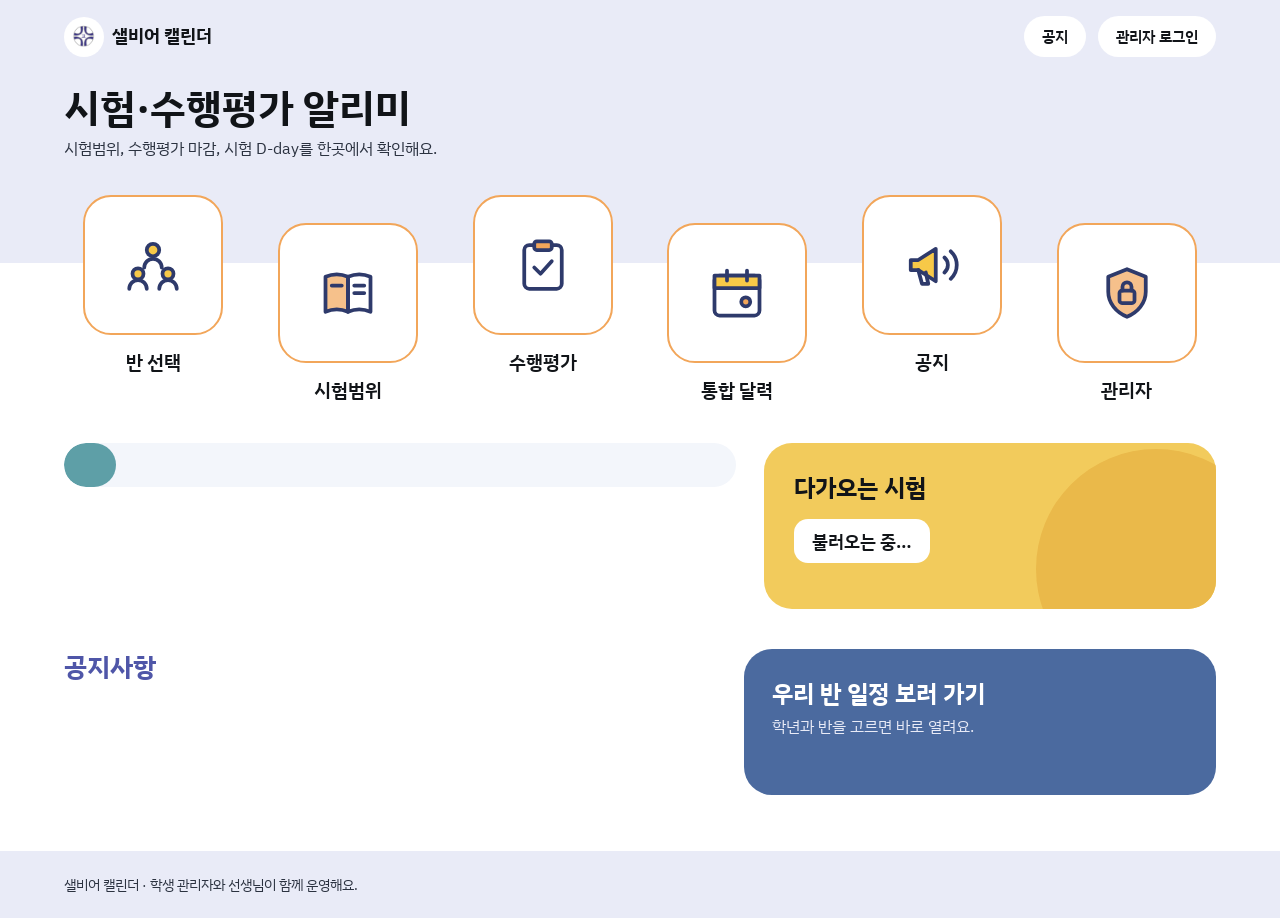
<file: index.html>
<!doctype html>
<html lang="ko">
<head>
  <meta charset="utf-8">
  <meta name="viewport" content="width=device-width, initial-scale=1">
  <title>샐비어 캘린더</title>
  <link rel="icon" href="logo.png">
  <link rel="stylesheet" href="https://fonts.googleapis.com/css2?family=IBM+Plex+Sans+KR:wght@400;500;600;700&display=swap">
  <link rel="stylesheet" href="css/style.css?v=5">
</head>
<body>
  <div class="band">
    <div class="wrap">
      <header class="top">
        <a class="logo" href="index.html"><img src="logo.png" alt="교표" style="width:40px;height:40px;object-fit:contain;border-radius:50%;background:#fff;vertical-align:middle;margin-right:8px">샐비어 캘린더</a>
        <a class="pill" href="notice.html">공지</a>
        <a class="pill" href="login.html">관리자 로그인</a>
      </header>
      <div class="hero">
        <h1>시험·수행평가 알리미</h1>
        <p>시험범위, 수행평가 마감, 시험 D-day를 한곳에서 확인해요.</p>
      </div>
    </div>
  </div>

  <nav class="quick" aria-label="바로가기">
    <div class="wrap">
      <a href="#pick">
        <span class="tile"><svg width="60" height="60" viewBox="0 0 24 24" fill="none" stroke="#2E3A6B" stroke-width="1.5" stroke-linecap="round" stroke-linejoin="round" aria-hidden="true"><circle cx="12" cy="6" r="2.5" fill="#F7C948"/><path d="M8.5 13a3.5 3.5 0 0 1 7 0"/><circle cx="6" cy="15.5" r="2.2" fill="#F7C948"/><circle cx="18" cy="15.5" r="2.2" fill="#F7C948"/><path d="M2.5 21.5a3.5 3.5 0 0 1 7 0M14.5 21.5a3.5 3.5 0 0 1 7 0"/></svg></span>
        반 선택
      </a>
      <a data-to="#range" href="class.html">
        <span class="tile"><svg width="60" height="60" viewBox="0 0 24 24" fill="none" stroke="#2E3A6B" stroke-width="1.5" stroke-linecap="round" stroke-linejoin="round" aria-hidden="true"><path d="M3 5.5c3-1.3 6-1.3 9 0v14c-3-1.3-6-1.3-9 0z" fill="#F2A65A" fill-opacity="0.7"/><path d="M12 5.5c3-1.3 6-1.3 9 0v14c-3-1.3-6-1.3-9 0z"/><path d="M14.5 9h4M14.5 12h4M5.5 9h4"/></svg></span>
        시험범위
      </a>
      <a data-to="#tasks" href="class.html">
        <span class="tile"><svg width="60" height="60" viewBox="0 0 24 24" fill="none" stroke="#2E3A6B" stroke-width="1.5" stroke-linecap="round" stroke-linejoin="round" aria-hidden="true"><rect x="4.5" y="4" width="15" height="17.5" rx="2"/><rect x="8.5" y="2.5" width="7" height="3.5" rx="1" fill="#F2A65A"/><path d="M8.5 13l2.5 2.5 4.5-5"/></svg></span>
        수행평가
      </a>
      <a data-to="#calendar" href="class.html">
        <span class="tile"><svg width="60" height="60" viewBox="0 0 24 24" fill="none" stroke="#2E3A6B" stroke-width="1.5" stroke-linecap="round" stroke-linejoin="round" aria-hidden="true"><rect x="3" y="5" width="18" height="16" rx="2"/><path d="M3 5h18v5H3z" fill="#F7C948"/><path d="M8 3v4M16 3v4"/><circle cx="15.5" cy="15.5" r="1.8" fill="#F2A65A"/></svg></span>
        통합 달력
      </a>
      <a href="notice.html">
        <span class="tile"><svg width="60" height="60" viewBox="0 0 24 24" fill="none" stroke="#2E3A6B" stroke-width="1.5" stroke-linecap="round" stroke-linejoin="round" aria-hidden="true"><path d="M3.5 10v4h3l7 4.5v-13L6.5 10z" fill="#F7C948"/><path d="M17 9a4 4 0 0 1 0 6M19.5 6.5a7.5 7.5 0 0 1 0 11"/><path d="M6.5 14l1.5 5.5h2.5L9.5 15"/></svg></span>
        공지
      </a>
      <a href="login.html">
        <span class="tile"><svg width="60" height="60" viewBox="0 0 24 24" fill="none" stroke="#2E3A6B" stroke-width="1.5" stroke-linecap="round" stroke-linejoin="round" aria-hidden="true"><path d="M12 2.5l7.5 3v6c0 4.5-3.2 8.3-7.5 10-4.3-1.7-7.5-5.5-7.5-10v-6z" fill="#F2A65A" fill-opacity="0.7"/><rect x="9" y="11" width="6" height="5" rx="1"/><path d="M10.2 11V9.5a1.8 1.8 0 0 1 3.6 0V11"/></svg></span>
        관리자
      </a>
    </div>
  </nav>

  <main class="wrap">
    <div class="row">
      <section class="grow">
        <div class="month">
          <h2 id="month-title"></h2>
          <ol id="date-strip" aria-label="이번 달 날짜"></ol>
        </div>
        <ul id="events" aria-label="다가오는 일정"></ul>
      </section>
      <section class="dday-card">
        <h2>다가오는 시험</h2>
        <p id="exam-name">불러오는 중…</p>
        <p id="exam-dday"></p>
        <p id="exam-range"></p>
      </section>
    </div>

    <div class="row">
      <section class="grow news">
        <h2>공지사항</h2>
        <ul id="notice-list"></ul>
      </section>
      <section id="pick">
        <h2>우리 반 일정 보러 가기</h2>
        <p>학년과 반을 고르면 바로 열려요.</p>
        <div id="grade-buttons" role="group" aria-label="학년 선택"></div>
        <div id="class-buttons"></div>
      </section>
    </div>
  </main>

  <footer>
    <div class="wrap">샐비어 캘린더 · 학생 관리자와 선생님이 함께 운영해요.</div>
  </footer>

  <script type="module" src="js/home.js"></script>
</body>
</html>
</file>
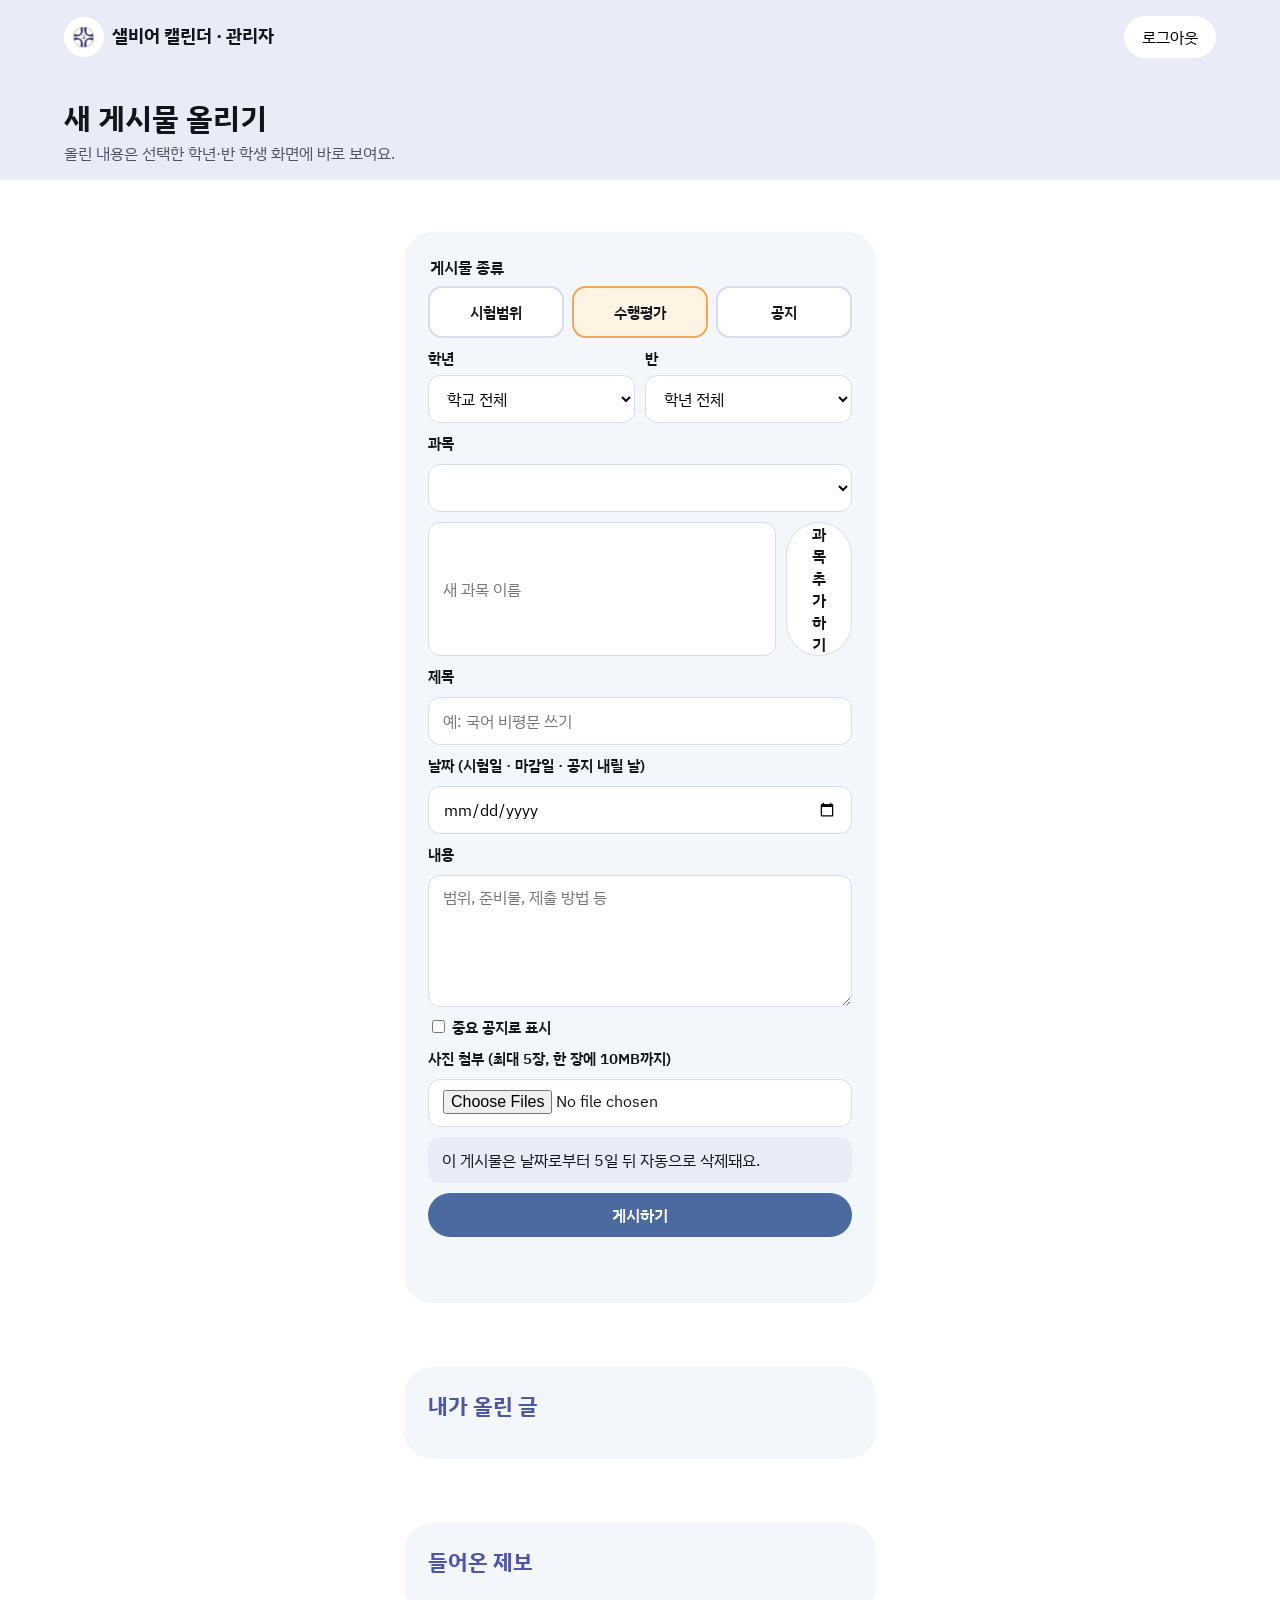
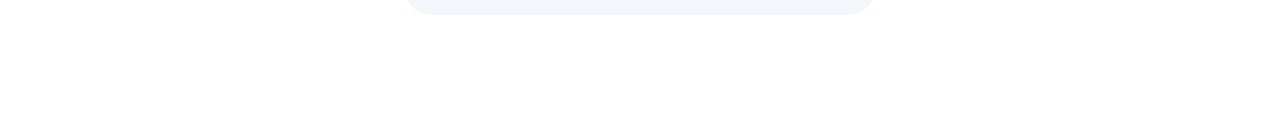
<file: admin.html>
<!doctype html>
<html lang="ko">
<head>
  <meta charset="utf-8">
  <meta name="viewport" content="width=device-width, initial-scale=1">
  <title>관리자 · 샐비어 캘린더</title>
  <link rel="icon" href="logo.png">
  <link rel="stylesheet" href="https://fonts.googleapis.com/css2?family=IBM+Plex+Sans+KR:wght@400;500;600;700&display=swap">
  <link rel="stylesheet" href="css/style.css?v=5">
</head>
<body>
  <div class="band">
    <div class="wrap">
      <header class="top">
        <a class="logo" href="index.html"><img src="logo.png" alt="교표" style="width:40px;height:40px;object-fit:contain;border-radius:50%;background:#fff;vertical-align:middle;margin-right:8px">샐비어 캘린더 · 관리자</a>
        <span id="admin-label"></span>
        <button type="button" id="logout" class="pill" style="border:0;font:inherit;cursor:pointer">로그아웃</button>
      </header>
      <h1 class="page-title">새 게시물 올리기</h1>
      <p class="sub" style="padding-bottom:16px">올린 내용은 선택한 학년·반 학생 화면에 바로 보여요.</p>
    </div>
  </div>

  <main class="wrap narrow">
    <form id="post-form" class="card form">
      <fieldset class="kind-group">
        <legend>게시물 종류</legend>
        <label><input type="radio" name="kind" value="range"> 시험범위</label>
        <label><input type="radio" name="kind" value="task" checked> 수행평가</label>
        <label><input type="radio" name="kind" value="notice"> 공지</label>
      </fieldset>

      <div class="row2">
        <div>
          <label for="grade">학년</label>
          <select id="grade">
            <option value="all">학교 전체</option>
            <option value="1">1학년</option><option value="2">2학년</option><option value="3">3학년</option>
          </select>
        </div>
        <div>
          <label for="cls">반</label>
          <select id="cls"><option value="all">학년 전체</option></select>
        </div>
      </div>

      <label for="subject">과목</label>
      <select id="subject" name="subject"></select>
      <div class="row2">
        <input id="new-subject" placeholder="새 과목 이름" aria-label="새 과목 이름">
        <button type="button" id="add-subject" class="btn gray">과목 추가하기</button>
      </div>

      <label for="title">제목</label>
      <input id="title" name="title" required placeholder="예: 국어 비평문 쓰기">

      <label for="due">날짜 (시험일 · 마감일 · 공지 내릴 날)</label>
      <input id="due" name="due" type="date" required>

      <label for="body">내용</label>
      <textarea id="body" name="body" rows="5" placeholder="범위, 준비물, 제출 방법 등"></textarea>

      <label><input type="checkbox" name="important" style="min-height:auto"> 중요 공지로 표시</label>

      <label for="photos">사진 첨부 (최대 5장, 한 장에 10MB까지)</label>
      <input id="photos" name="photos" type="file" accept="image/*" multiple>

      <p class="msg">이 게시물은 날짜로부터 5일 뒤 자동으로 삭제돼요.</p>
      <button type="submit" class="btn">게시하기</button>
      <p id="post-msg" role="status"></p>
    </form>

    <section id="approvals" class="card" hidden style="margin-top:24px">
      <h2>입력 담당 신청</h2>
      <ul id="request-list" class="list"></ul>
    </section>

    <section id="exams" class="card" hidden style="margin-top:24px">
      <h2>시험 일정</h2>
      <p class="sub">홈의 노란 카드에는 아직 안 끝난 시험 중 가장 빠른 것이 나와요.</p>
      <ul id="exam-list" class="list"></ul>
      <form id="exam-form" class="form" style="margin-top:16px">
        <label for="ex-name">새 시험 이름</label>
        <input id="ex-name" required placeholder="예: 1학기 중간고사">
        <div class="row2">
          <div>
            <label for="ex-start">첫날</label>
            <input id="ex-start" type="date" required>
          </div>
          <div>
            <label for="ex-end">마지막 날</label>
            <input id="ex-end" type="date" required>
          </div>
        </div>
        <button type="submit" class="btn">시험 추가하기</button>
        <p id="exam-msg" role="status"></p>
      </form>
    </section>

    <section class="card" style="margin-top:24px">
      <h2>내가 올린 글</h2>
      <ul id="my-posts" class="list"></ul>
    </section>

    <section class="card" style="margin:24px 0 56px">
      <h2>들어온 제보</h2>
      <ul id="reports" class="list"></ul>
    </section>
  </main>

  <script type="module" src="js/admin.js?v=2"></script>
</body>
</html>
</file>
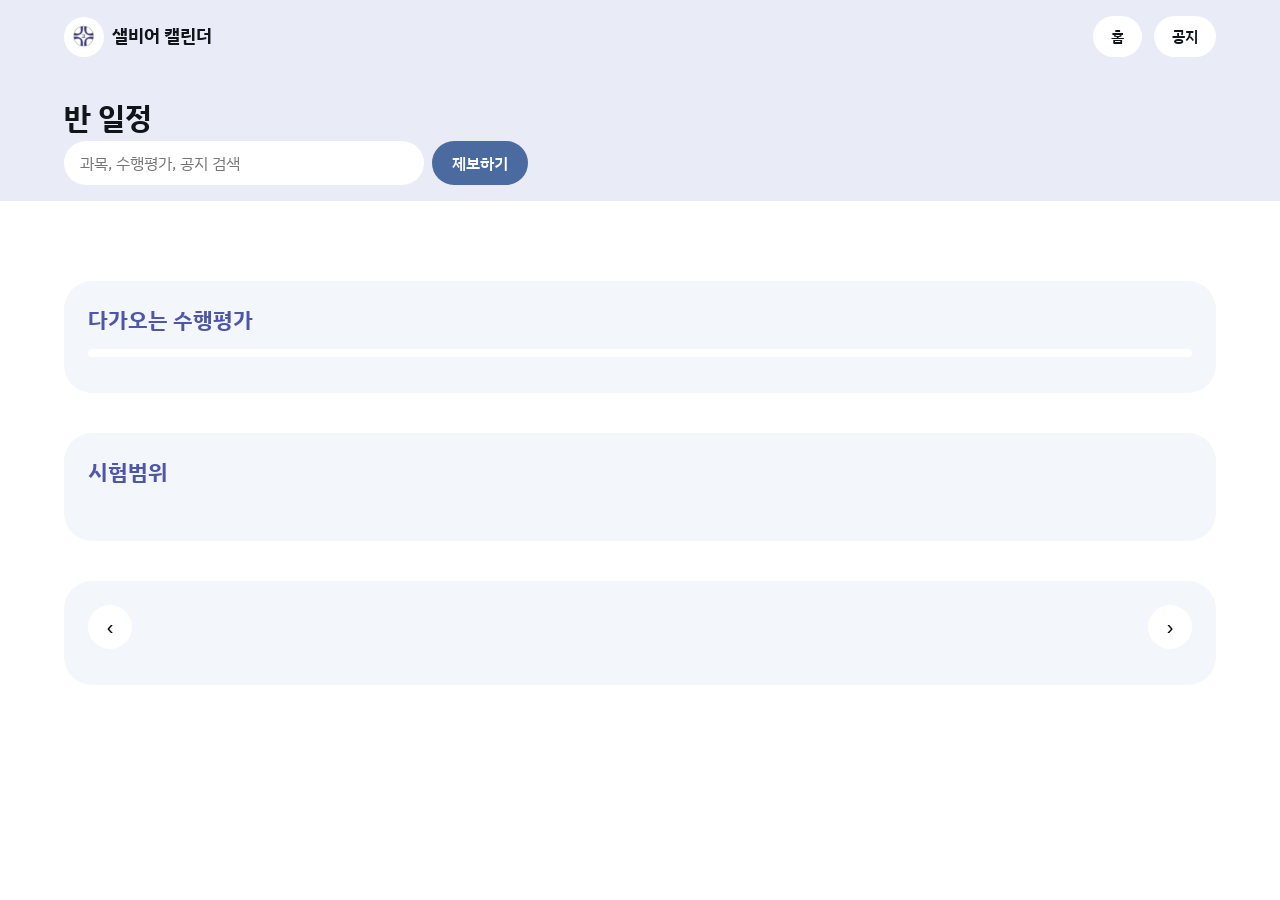
<file: class.html>
<!doctype html>
<html lang="ko">
<head>
  <meta charset="utf-8">
  <meta name="viewport" content="width=device-width, initial-scale=1">
  <title>반 페이지 · 샐비어 캘린더</title>
  <link rel="icon" href="logo.png">
  <link rel="stylesheet" href="https://fonts.googleapis.com/css2?family=IBM+Plex+Sans+KR:wght@400;500;600;700&display=swap">
  <link rel="stylesheet" href="css/style.css?v=5">
</head>
<body class="with-nav">
  <div class="band">
    <div class="wrap">
      <header class="top">
        <a class="logo" href="index.html"><img src="logo.png" alt="교표" style="width:40px;height:40px;object-fit:contain;border-radius:50%;background:#fff;vertical-align:middle;margin-right:8px">샐비어 캘린더</a>
        <a class="pill" href="index.html">홈</a>
        <a class="pill" href="notice.html">공지</a>
      </header>
      <h1 id="class-title" class="page-title">반 일정</h1>
      <div class="tools">
        <input id="search" type="search" placeholder="과목, 수행평가, 공지 검색" aria-label="검색">
        <button type="button" id="report-open" class="btn">제보하기</button>
      </div>
    </div>
  </div>

  <main class="wrap">
    <div id="search-results"></div>
    <p id="notice-strip"></p>

    <form id="report-form" class="card" hidden>
      <h2>제보하기</h2>
      <label for="report-kind">종류</label>
      <select id="report-kind" name="kind">
        <option>시험범위</option><option>수행평가</option><option>공지</option><option>기타</option>
      </select>
      <label for="report-body">내용</label>
      <textarea id="report-body" name="body" rows="3" maxlength="500" required placeholder="예: 수학 시험범위가 선생님이 말씀하신 것과 달라요"></textarea>
      <button type="submit" class="btn">보내기</button>
      <p id="report-msg" role="status"></p>
    </form>

    <section id="tasks" class="card">
      <h2>다가오는 수행평가 <small id="task-count"></small></h2>
      <div class="bar"><div id="task-bar"></div></div>
      <ul id="task-list"></ul>
    </section>

    <section id="range" class="card">
      <h2>시험범위</h2>
      <div id="subject-chips" role="group" aria-label="과목 선택"></div>
      <div id="range-list"></div>
    </section>

    <section id="calendar" class="card">
      <div class="cal-head">
        <button type="button" id="cal-prev" aria-label="이전 달">‹</button>
        <h2 id="cal-title"></h2>
        <button type="button" id="cal-next" aria-label="다음 달">›</button>
      </div>
      <div id="cal-grid" class="cal"></div>
    </section>
  </main>

  <nav class="bottom-nav" aria-label="하단 메뉴">
    <a href="index.html">홈</a>
    <a href="#range">시험범위</a>
    <a href="#tasks">수행평가</a>
    <a href="#calendar">달력</a>
  </nav>

  <script type="module" src="js/class.js"></script>
</body>
</html>
</file>
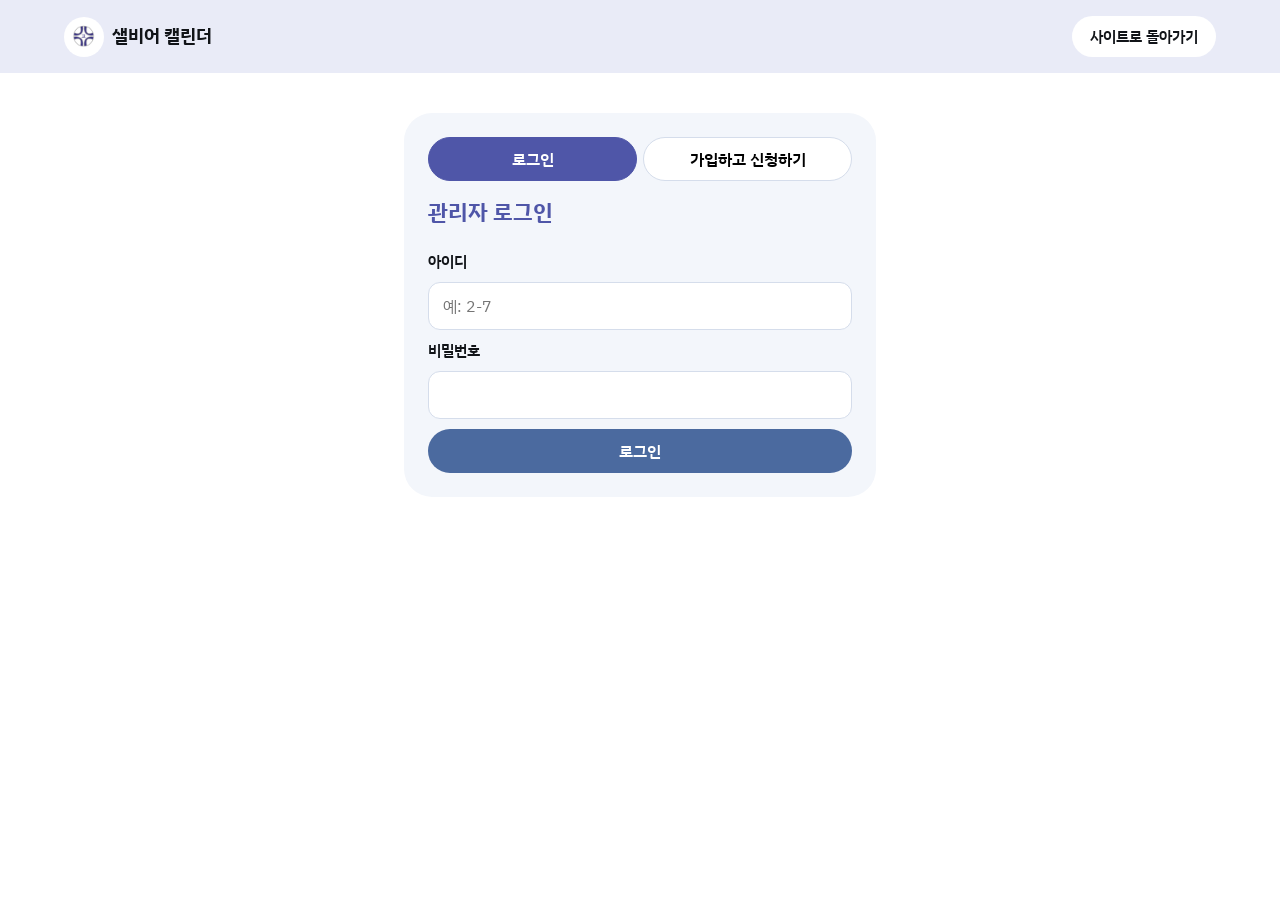
<file: login.html>
<!doctype html>
<html lang="ko">
<head>
  <meta charset="utf-8">
  <meta name="viewport" content="width=device-width, initial-scale=1">
  <title>관리자 로그인 · 샐비어 캘린더</title>
  <link rel="icon" href="logo.png">
  <link rel="stylesheet" href="https://fonts.googleapis.com/css2?family=IBM+Plex+Sans+KR:wght@400;500;600;700&display=swap">
  <link rel="stylesheet" href="css/style.css?v=5">
</head>
<body>
  <div class="band">
    <div class="wrap">
      <header class="top">
        <a class="logo" href="index.html"><img src="logo.png" alt="교표" style="width:40px;height:40px;object-fit:contain;border-radius:50%;background:#fff;vertical-align:middle;margin-right:8px">샐비어 캘린더</a>
        <a class="pill" href="index.html">사이트로 돌아가기</a>
      </header>
    </div>
  </div>

  <main class="wrap narrow">
    <section class="card">
      <div class="tabs" role="group" aria-label="로그인 또는 가입">
        <button type="button" data-tab="login" aria-pressed="true">로그인</button>
        <button type="button" data-tab="signup" aria-pressed="false">가입하고 신청하기</button>
      </div>

      <form id="login-form" class="form">
        <h2>관리자 로그인</h2>
        <p id="login-msg" class="msg" role="alert"></p>
        <label for="li-id">아이디</label>
        <input id="li-id" name="userId" autocomplete="username" required placeholder="예: 2-7">
        <label for="li-pw">비밀번호</label>
        <input id="li-pw" name="password" type="password" autocomplete="current-password" required>
        <button type="submit" class="btn">로그인</button>
      </form>

      <form id="signup-form" class="form" hidden>
        <h2>입력 담당 신청</h2>
        <p>가입하면 선생님이 승인한 뒤부터 글을 올릴 수 있어요.</p>
        <p id="signup-msg" class="msg" role="status"></p>
        <label for="su-name">이름</label>
        <input id="su-name" name="name" required>
        <div class="row2">
          <div>
            <label for="su-grade">학년</label>
            <select id="su-grade" name="grade"><option value="1">1학년</option><option value="2">2학년</option><option value="3">3학년</option></select>
          </div>
          <div>
            <label for="su-cls">반</label>
            <select id="su-cls" name="cls"></select>
          </div>
        </div>
        <label for="su-id">아이디 (영어·숫자·-)</label>
        <input id="su-id" name="userId" autocomplete="username" required placeholder="예: 2-7">
        <label for="su-pw">비밀번호 (8자 이상)</label>
        <input id="su-pw" name="password" type="password" autocomplete="new-password" required>
        <button type="submit" class="btn">가입하고 신청하기</button>
      </form>
    </section>
  </main>

  <script type="module" src="js/login.js"></script>
</body>
</html>
</file>
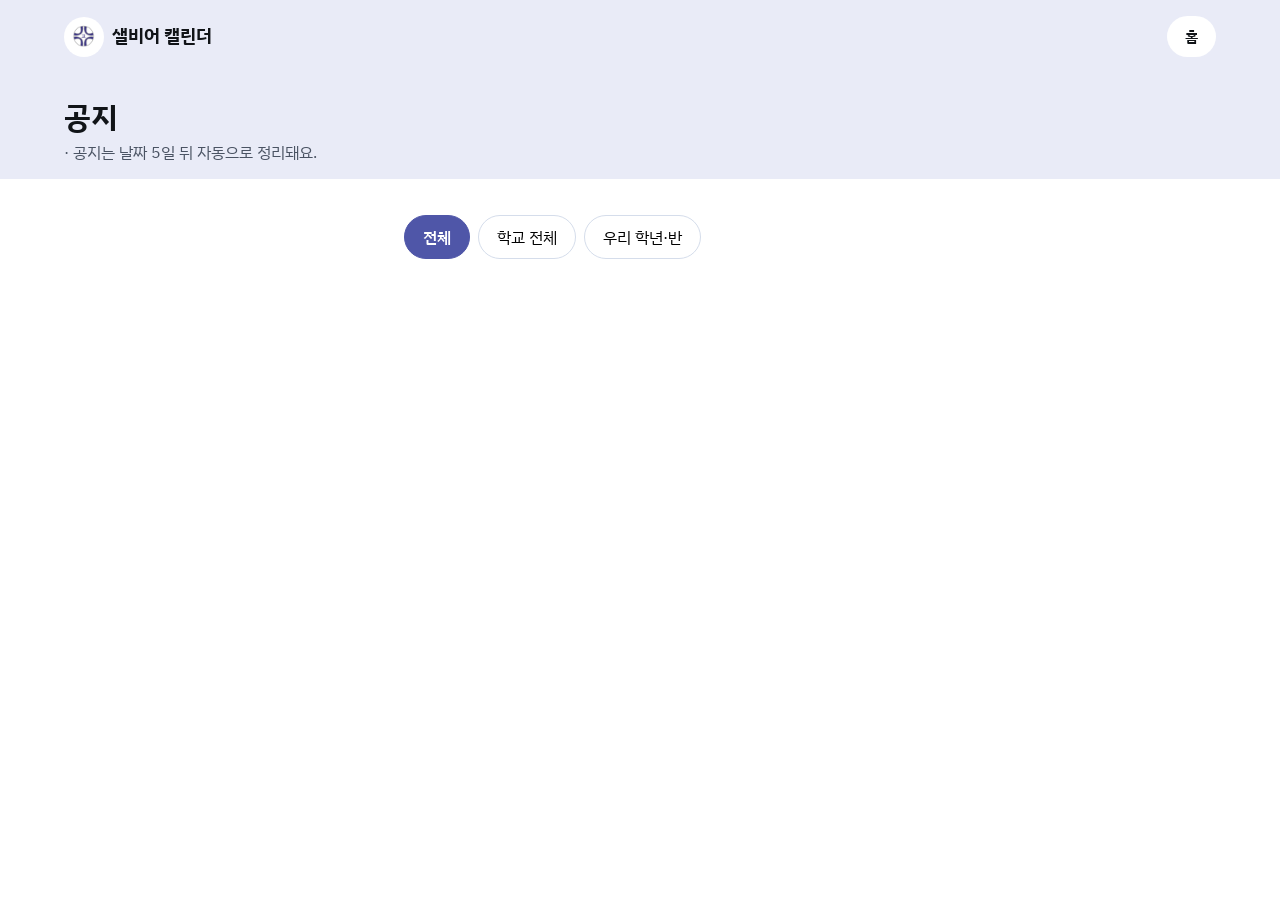
<file: notice.html>
<!doctype html>
<html lang="ko">
<head>
  <meta charset="utf-8">
  <meta name="viewport" content="width=device-width, initial-scale=1">
  <title>공지 · 샐비어 캘린더</title>
  <link rel="icon" href="logo.png">
  <link rel="stylesheet" href="https://fonts.googleapis.com/css2?family=IBM+Plex+Sans+KR:wght@400;500;600;700&display=swap">
  <link rel="stylesheet" href="css/style.css?v=5">
</head>
<body>
  <div class="band">
    <div class="wrap">
      <header class="top">
        <a class="logo" href="index.html"><img src="logo.png" alt="교표" style="width:40px;height:40px;object-fit:contain;border-radius:50%;background:#fff;vertical-align:middle;margin-right:8px">샐비어 캘린더</a>
        <a class="pill" href="index.html">홈</a>
      </header>
      <h1 class="page-title">공지</h1>
      <p class="sub" style="padding-bottom:16px"><span id="pick-label"></span> · 공지는 날짜 5일 뒤 자동으로 정리돼요.</p>
    </div>
  </div>

  <main class="wrap narrow" style="padding-top:24px;padding-bottom:56px">
    <div id="filters" role="group" aria-label="공지 범위">
      <button type="button" data-f="all" aria-pressed="true">전체</button>
      <button type="button" data-f="school" aria-pressed="false">학교 전체</button>
      <button type="button" data-f="class" aria-pressed="false">우리 학년·반</button>
    </div>
    <section id="notice-full"></section>
  </main>

  <script type="module" src="js/notice.js"></script>
</body>
</html>
</file>
<file: css/style.css>
:root {
  --band: #E9EBF7; --indigo: #4F56A8; --blue: #4B6A9F; --teal: #5E9FA7;
  --orange: #F2A65A; --today: #E06A1E; --yellow: #F2CB5C;
  --ink: #111418; --muted: #4A5363; --soft: #F3F6FB; --line: #D5DDEB;
}
* { box-sizing: border-box; }
body { margin: 0; font-family: 'IBM Plex Sans KR', system-ui, sans-serif; color: var(--ink); }
a { color: inherit; text-decoration: none; }
.wrap { max-width: 1200px; margin: 0 auto; padding: 0 24px; }

/* 위쪽 연보라 띠 */
.band { background: var(--band); }
.top { display: flex; align-items: center; gap: 12px; padding: 16px 0; flex-wrap: wrap; }
.logo { font-weight: 700; font-size: 18px; margin-right: auto; }
.pill { padding: 10px 18px; border-radius: 999px; background: #fff; font-weight: 600; font-size: 15px; }
.hero h1 { margin: 8px 0 4px; font-size: 40px; }
.hero p { margin: 0; padding-bottom: 8px; color: #2B3240; }

/* 아이콘 메뉴 */
.quick { background: linear-gradient(var(--band) 0 96px, #fff 96px); }
.quick .wrap { display: grid; grid-template-columns: repeat(auto-fit, minmax(150px, 1fr)); gap: 16px; padding-top: 28px; align-items: start; }
.quick a { display: flex; flex-direction: column; align-items: center; gap: 14px; font-size: 19px; font-weight: 600; }
.quick a:nth-child(even) { margin-top: 28px; }
.tile { width: 140px; height: 140px; background: #fff; border: 2px solid var(--orange); border-radius: 28px; display: flex; align-items: center; justify-content: center; }

/* 본문 */
main.wrap { padding-top: 40px; padding-bottom: 56px; display: flex; flex-direction: column; gap: 40px; }
.row { display: flex; flex-wrap: wrap; gap: 28px; }
.grow { flex: 1 1 560px; min-width: 0; }

/* 날짜 띠 */
.month { display: flex; flex-wrap: wrap; background: var(--soft); border-radius: 28px; overflow: hidden; }
.month h2 { margin: 0; background: var(--teal); color: #fff; padding: 22px 26px; border-radius: 28px; font-size: 30px; font-weight: 500; }
#date-strip { list-style: none; margin: 0; padding: 10px; display: flex; gap: 2px; overflow-x: auto; flex: 1 1 300px; min-width: 0; }
#date-strip li { flex: none; width: 40px; height: 40px; border-radius: 50%; display: flex; align-items: center; justify-content: center; font-size: 17px; position: relative; }
#date-strip li.sun { color: #C8344F; }
#date-strip li.sat { color: var(--indigo); }
#date-strip li.today { background: var(--today); color: #fff; font-weight: 700; }
#date-strip li.has-event::after { content: ''; position: absolute; bottom: 0; width: 5px; height: 5px; border-radius: 50%; background: var(--today); }

/* 다가오는 일정 */
#events { list-style: none; margin: 24px 0 0; padding: 0; display: grid; grid-template-columns: repeat(auto-fill, minmax(250px, 1fr)); gap: 14px 20px; }
#events li { display: flex; align-items: center; gap: 12px; font-size: 17px; }
.chip { flex: none; min-width: 70px; text-align: center; padding: 8px 14px; border-radius: 999px; background: var(--soft); font-weight: 700; }

/* 노란 시험 카드 */
.dday-card { flex: 1 1 340px; position: relative; overflow: hidden; background: var(--yellow); border-radius: 28px; padding: 28px 30px; }
.dday-card::after { content: ''; position: absolute; right: -60px; bottom: -80px; width: 240px; height: 240px; border-radius: 50%; background: #EAB94A; }
.dday-card > * { position: relative; z-index: 1; }
.dday-card h2 { margin: 0 0 16px; font-size: 24px; }
#exam-name { display: inline-block; margin: 0; background: #fff; border-radius: 14px; padding: 10px 18px; font-size: 18px; font-weight: 600; }
#exam-dday { margin: 18px 0 6px; font-size: 88px; line-height: 1; font-weight: 700; }
#exam-range { margin: 0; font-size: 17px; }

/* 공지 */
.news h2 { margin: 0 0 16px; font-size: 26px; color: var(--indigo); }
#notice-list { list-style: none; margin: 0; padding: 0; }
#notice-list li { display: flex; gap: 12px; align-items: center; min-height: 52px; border-bottom: 1px solid var(--line); font-size: 16px; }
#notice-list .title { flex: 1; }
#notice-list .date { color: var(--muted); }

/* 파란 반 선택 칸 */
#pick { flex: 1 1 380px; background: var(--blue); color: #fff; border-radius: 28px; padding: 28px; }
#pick h2 { margin: 0; font-size: 24px; }
#pick p { margin: 6px 0 18px; color: var(--band); }
#grade-buttons { display: grid; grid-template-columns: repeat(3, 1fr); gap: 8px; margin-bottom: 12px; }
#grade-buttons button { min-height: 44px; border-radius: 999px; border: 2px solid rgba(255,255,255,.4); background: transparent; color: #fff; font: inherit; font-weight: 600; cursor: pointer; }
#grade-buttons button[aria-pressed="true"] { background: #fff; color: var(--blue); border-color: #fff; }
#class-buttons { display: grid; grid-template-columns: repeat(5, 1fr); gap: 8px; }
#class-buttons a { min-height: 52px; display: flex; align-items: center; justify-content: center; background: #fff; color: var(--ink); border-radius: 14px; font-weight: 600; }

footer { background: var(--band); padding: 24px 0; font-size: 14px; color: #2B3240; }

/* 휴대폰 화면 */
@media (max-width: 640px) {
  .hero h1 { font-size: 24px; }
  .quick .wrap { grid-template-columns: repeat(3, 1fr); gap: 8px; }
  .quick a { font-size: 13px; gap: 6px; }
  .quick a:nth-child(even) { margin-top: 14px; }
  .tile { width: 72px; height: 72px; border-radius: 12px; }
  .tile svg { width: 34px; height: 34px; }
  .month, .month h2, .dday-card, #pick { border-radius: 12px; }
  .month h2 { font-size: 18px; padding: 12px 14px; }
  #exam-dday { font-size: 46px; }
  #class-buttons a { min-height: 44px; }
}


/* ===== 반 페이지 ===== */
.page-title { margin: 24px 0 4px; font-size: 30px; }
.sub { margin: 0 0 12px; color: var(--muted); }
.card { background: var(--soft); border-radius: 28px; padding: 24px; scroll-margin-top: 16px; }
.card h2 { margin: 0 0 14px; font-size: 22px; color: var(--indigo); }
.btn { min-height: 44px; padding: 0 20px; border: 0; border-radius: 999px; background: var(--blue); color: #fff; font: inherit; font-weight: 600; cursor: pointer; }

/* 검색 · 공지 한 줄 */
.tools { display: flex; flex-wrap: wrap; gap: 8px; padding-bottom: 16px; }
#search { flex: 1 1 240px; max-width: 360px; height: 44px; padding: 0 16px; border: 0; border-radius: 999px; font: inherit; }
#search-results { display: flex; flex-direction: column; gap: 6px; }
#search-results a { color: var(--indigo); font-weight: 600; }
#notice-strip { background: var(--band); border-radius: 999px; padding: 12px 18px; }
#notice-strip:empty { display: none; }
.badge { display: inline-block; background: var(--indigo); color: #fff; border-radius: 999px; padding: 2px 10px; font-size: 13px; font-weight: 700; margin-right: 6px; }
.badge.orange { background: #B9500F; }

/* 수행평가 */
.bar { height: 8px; background: #fff; border-radius: 4px; overflow: hidden; margin: 4px 0 12px; }
#task-bar { height: 100%; width: 0; background: var(--today); }
#task-list { list-style: none; margin: 0; padding: 0; }
#task-list li { display: flex; flex-wrap: wrap; align-items: center; gap: 10px 14px; padding: 10px 0; border-top: 1px solid var(--line); }
#task-list input { width: 22px; height: 22px; accent-color: var(--indigo); }
#task-list label { flex: 1 1 200px; }
#task-list li.done label { text-decoration: line-through; color: var(--muted); }
.dday { background: var(--indigo); color: #fff; border-radius: 999px; padding: 4px 12px; font-weight: 700; font-size: 14px; }

/* 시험범위 */
#subject-chips { display: flex; flex-wrap: wrap; gap: 8px; margin-bottom: 16px; }
#subject-chips button { min-height: 40px; padding: 0 16px; border-radius: 999px; border: 1px solid var(--line); background: #fff; font: inherit; cursor: pointer; }
#subject-chips button[aria-pressed="true"] { background: var(--indigo); color: #fff; border-color: var(--indigo); font-weight: 600; }
#range-list { display: grid; grid-template-columns: repeat(auto-fill, minmax(240px, 1fr)); gap: 16px; }
#range-list article { background: #fff; border: 2px solid var(--orange); border-radius: 22px; padding: 18px; }
#range-list h3 { margin: 0 0 8px; }
#range-list p { margin: 0 0 8px; white-space: pre-line; line-height: 1.6; }
.photo-link { color: var(--indigo); font-weight: 600; margin-right: 10px; }

/* 달력 */
.cal-head { display: flex; align-items: center; gap: 8px; margin-bottom: 12px; }
.cal-head h2 { margin: 0; flex: 1; }
.cal-head button { width: 44px; height: 44px; border-radius: 50%; border: 0; background: #fff; font-size: 20px; cursor: pointer; }
.cal { display: grid; grid-template-columns: repeat(7, minmax(0, 1fr)); gap: 4px; }
.cal .dow { text-align: center; font-size: 13px; color: var(--muted); padding: 4px 0; }
.cal .cell { background: #fff; border-radius: 12px; min-height: 84px; padding: 6px; display: flex; flex-direction: column; gap: 4px; min-width: 0; }
.cal .num { width: 28px; height: 28px; border-radius: 50%; display: flex; align-items: center; justify-content: center; font-size: 14px; }
.cal .today .num { background: var(--today); color: #fff; font-weight: 700; }
.cal .ev { font-size: 12px; border-radius: 6px; padding: 2px 5px; overflow: hidden; text-overflow: ellipsis; white-space: nowrap; background: var(--band); }
.cal .ev.task { background: #FCE9C8; }
.cal .ev.range { background: var(--indigo); color: #fff; }

/* 제보 */
#report-form { display: flex; flex-direction: column; gap: 8px; margin-top: 12px; }
#report-form select, #report-form textarea { font: inherit; padding: 10px 12px; border: 1px solid var(--line); border-radius: 12px; }

/* 휴대폰 하단 메뉴 */
.bottom-nav { display: none; }

@media (max-width: 640px) {
  .page-title { font-size: 22px; }
  .card { border-radius: 12px; padding: 16px; }
  #range-list article { border-radius: 12px; }
  .cal .cell { min-height: 48px; align-items: center; }
  .cal .ev { display: none; }
  .cal .cell.has::after { content: ''; width: 5px; height: 5px; border-radius: 50%; background: var(--today); }
  .bottom-nav { display: grid; grid-template-columns: repeat(4, 1fr); position: fixed; left: 0; right: 0; bottom: 0; background: #fff; border-top: 1px solid var(--line); padding-bottom: env(safe-area-inset-bottom); }
  .bottom-nav a { min-height: 52px; display: flex; align-items: center; justify-content: center; font-size: 13px; font-weight: 600; }
  body.with-nav { padding-bottom: 72px; }
}
/* ===== 로그인 · 관리자 ===== */
.narrow { max-width: 520px; }
.form { display: flex; flex-direction: column; gap: 10px; }
.form label { font-weight: 600; font-size: 15px; }
.form input, .form select, .form textarea { font: inherit; min-height: 48px; padding: 10px 14px; border: 1px solid var(--line); border-radius: 12px; background: #fff; }
.form .row2 { display: grid; grid-template-columns: 1fr 1fr; gap: 10px; }
.form .row2 > div { display: flex; flex-direction: column; gap: 6px; }
.msg { margin: 0; padding: 12px 14px; border-radius: 12px; background: var(--band); }
.msg:empty { display: none; }
.msg.error { background: #FEF3F2; color: #B42318; }
.tabs { display: flex; gap: 6px; margin-bottom: 16px; }
.tabs button { flex: 1; min-height: 44px; border-radius: 999px; border: 1px solid var(--line); background: #fff; font: inherit; font-weight: 600; cursor: pointer; }
.tabs button[aria-pressed="true"] { background: var(--indigo); color: #fff; border-color: var(--indigo); }
.kind-group { display: grid; grid-template-columns: repeat(3, 1fr); gap: 8px; border: 0; margin: 0; padding: 0; }
.kind-group legend { font-weight: 600; margin-bottom: 8px; }
.kind-group label { display: flex; align-items: center; justify-content: center; min-height: 52px; border: 2px solid var(--line); border-radius: 14px; background: #fff; cursor: pointer; }
.kind-group input { position: absolute; opacity: 0; }
.kind-group label:has(input:checked) { border-color: var(--orange); background: #FFF4E3; }
.list { list-style: none; margin: 0; padding: 0; }
.list li { display: flex; align-items: center; gap: 10px; min-height: 52px; border-top: 1px solid var(--line); flex-wrap: wrap; }
.list li span { flex: 1; }
.btn.small { min-height: 36px; padding: 0 14px; font-size: 14px; }
.btn.gray { background: #fff; color: var(--ink); border: 1px solid var(--line); }
/* 숨기기 설정이 항상 이기게 */
[hidden] { display: none !important; }
/* ===== 공지 페이지 ===== */
#filters { display: flex; flex-wrap: wrap; gap: 8px; margin-bottom: 16px; }
#filters button { min-height: 44px; padding: 0 18px; border-radius: 999px; border: 1px solid var(--line); background: #fff; font: inherit; cursor: pointer; }
#filters button[aria-pressed="true"] { background: var(--indigo); color: #fff; border-color: var(--indigo); font-weight: 600; }
#notice-full details { background: #fff; border-radius: 16px; margin-bottom: 10px; overflow: hidden; }
#notice-full summary { padding: 16px 18px; cursor: pointer; display: flex; flex-wrap: wrap; gap: 6px 10px; align-items: center; list-style: none; }
#notice-full summary::-webkit-details-marker { display: none; }
#notice-full summary strong { flex: 1 1 200px; }
#notice-full summary small { color: var(--muted); }
#notice-full details p { margin: 0; padding: 0 18px 18px; white-space: pre-line; line-height: 1.7; }
</file>
